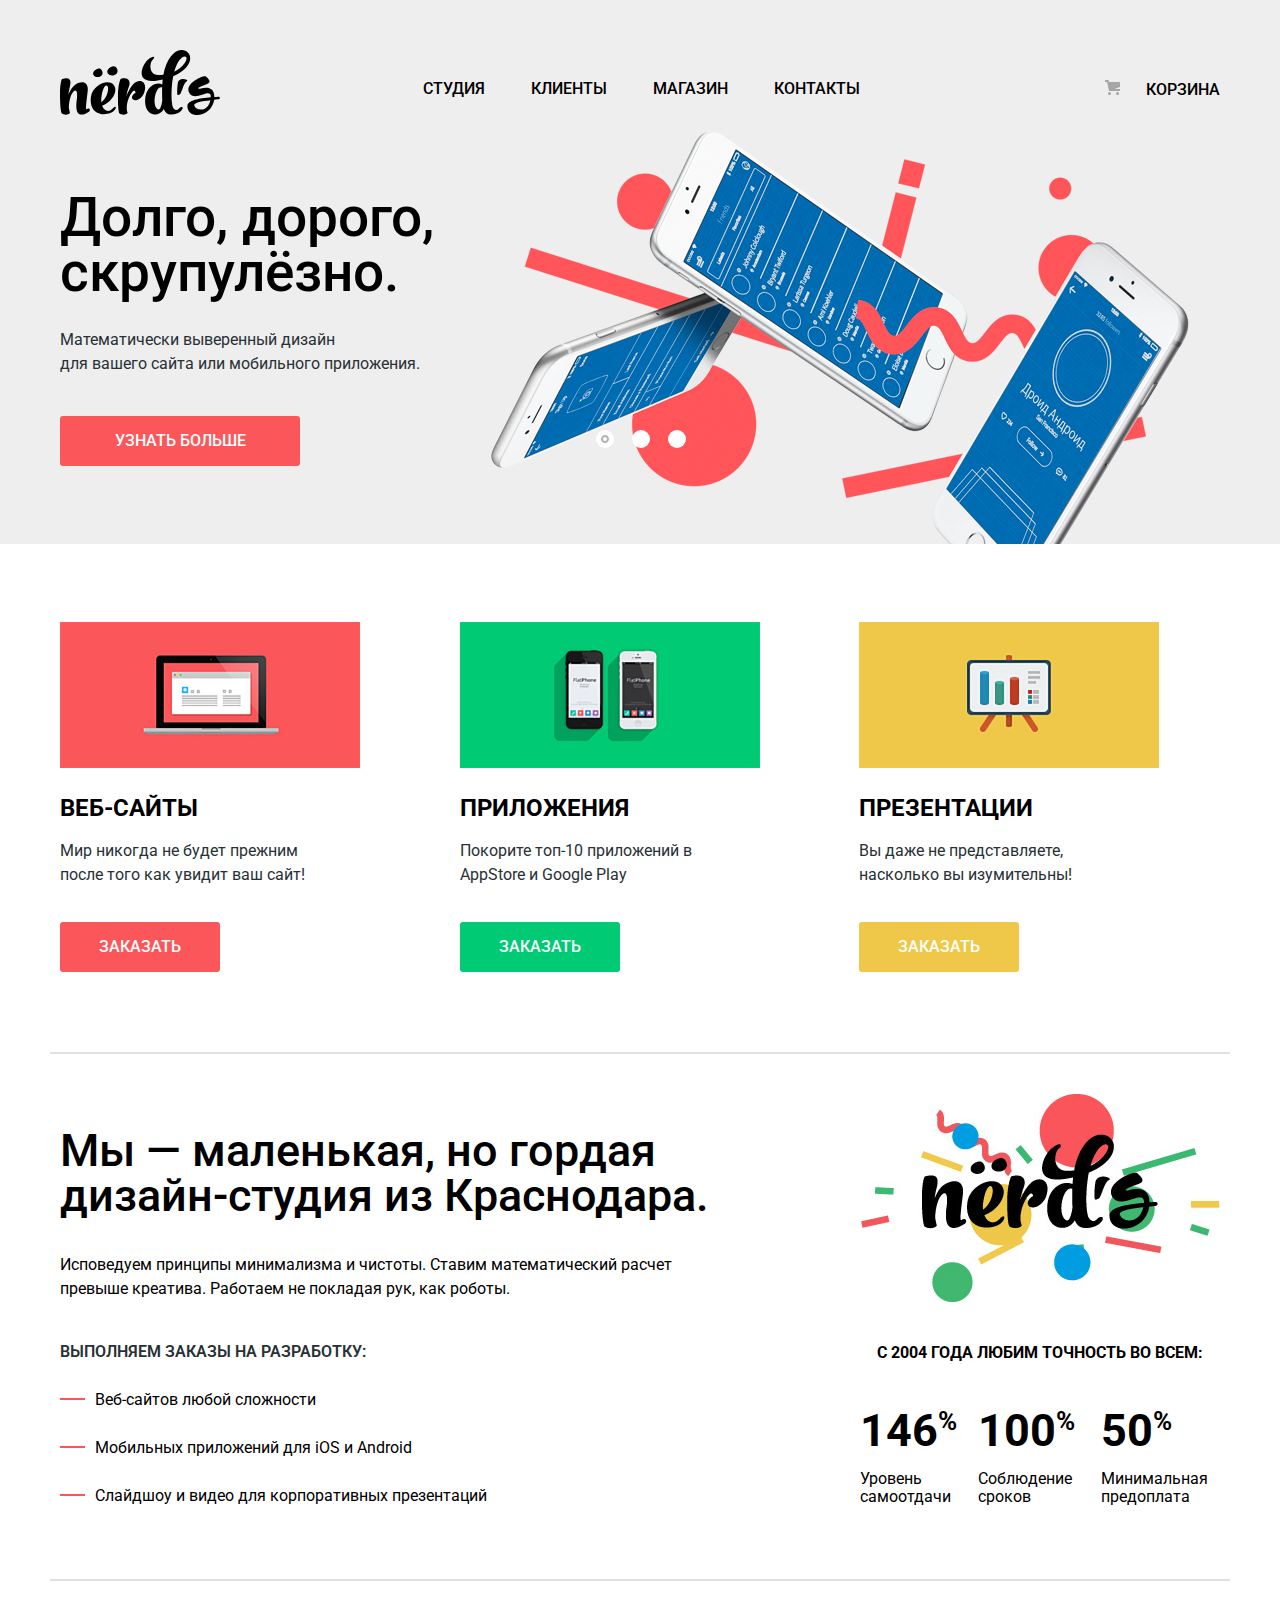
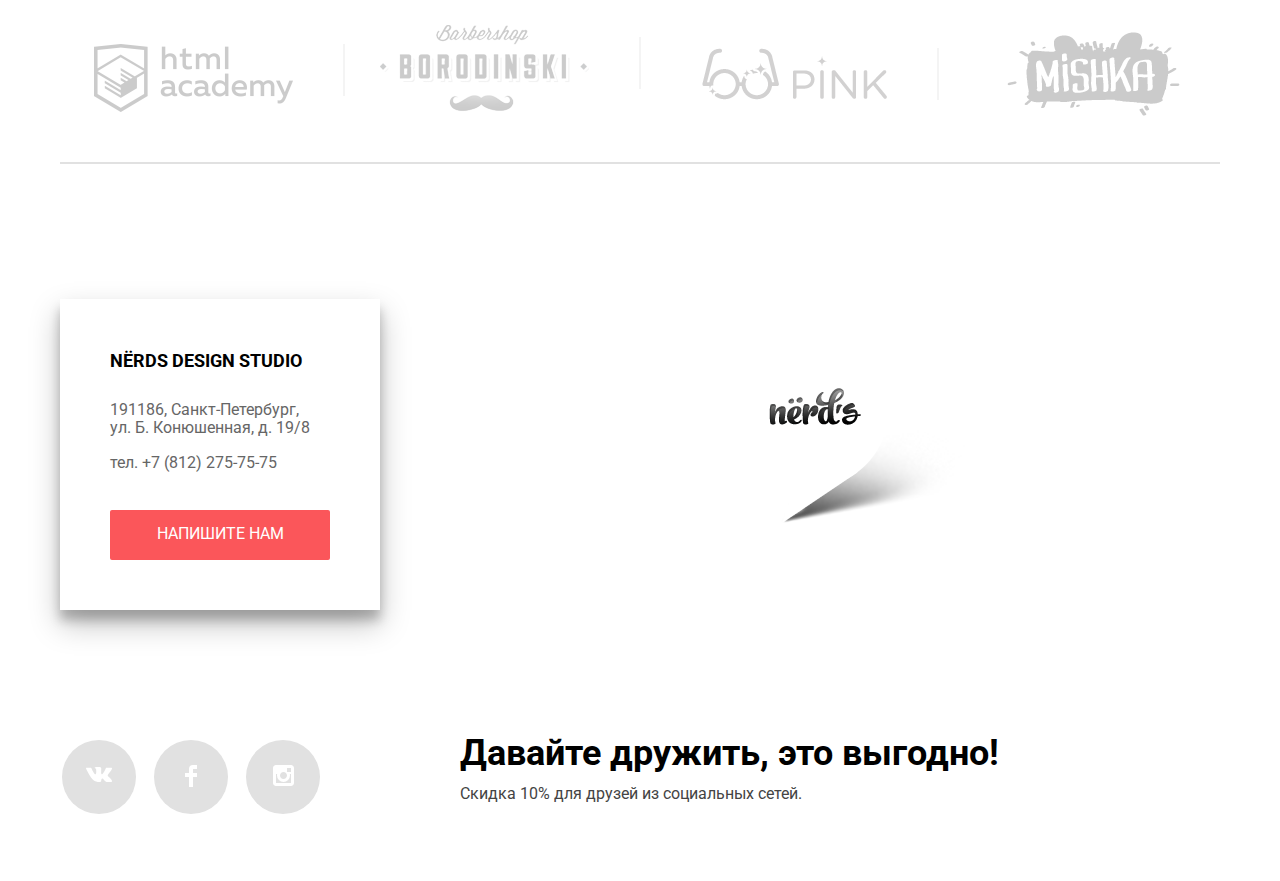
<file: index.html>
<!DOCTYPE html>
<html lang="ru">
  <head>
    <meta charset="utf-8">
    <meta name="yandex-verification" content="5b387f6c836e6d08" />
    <title>Дизайн студия: «Нёрдс»</title>
    <link href="https://fonts.googleapis.com/css?family=Roboto:400,500,700&display=swap&subset=cyrillic" rel="stylesheet">
    <link href="css/normalize.css" rel="stylesheet">
    <link href="css/minify-style.css" rel="stylesheet">
  </head>
  <body>
  <header class="main-header">
    <nav class="main-navigation container">
      <a class="main-header-logo">
        <img src="img/nerds-logo.svg" alt="Логотип Нёрдс" width="160" height="65">
      </a>
      <ul class="site-navigation">
        <li><a href="#" aria-label="ссылка на студию">Студия</a></li>
        <li><a href="#" aria-label="ссылка на клиентов">Клиенты</a></li>
        <li><a href="catalog.html" aria-label="ссылка на магазин">Магазин</a></li>
        <li><a href="#" aria-label="ссылка на контакты">Контакты</a></li>
      </ul>
        <div class="cart">
          <div class="cart-img">
            <img src="img/cart-icon.svg" alt="Корзина" width="15" height="15">
          </div>
          <div>
            <a href="#" aria-label="ссылка на корзину">Корзина</a>
          </div>
        </div>
    </nav>

<!--   Слайдер-->
    <section class="container sliders">
<!--      Первый слайд-->
      <div class="header-slider">
        <div class="slider-text">
        <h2>Долго, дорого, скрупулёзно.</h2>
        <p>Математически выверенный дизайн для&nbsp;вашего&nbsp;сайта или мобильного приложения.
        </p>
        <a class="catalog-sites-offer offer-bottom" href="#" aria-label="кнопка узнать больше">Узнать больше</a>
        </div>
         <div class="slider">
        <img src="img/slide-picture.png" alt="слайдер сайта Дроиид" width="698" height="413">
        </div>
      </div>

<!--      Скрытый второй слайд-->
      <div class="header-slider visually-hidden">
        <div class="slider-text">
          <h2>Любим&nbsp;математику как&nbsp;никто&nbsp;другой</h2>
          <p>Никакого креатива, только математические формулы для расчета идеальных пропорций.
          </p>
          <a class="catalog-sites-offer offer-bottom" href="#" aria-label="кнопка узнать больше">Узнать больше</a>
        </div>
        <div class="slider">
          <img src="img/slide-picture2.png" alt="слайдер с сайтом nerds на разных ПК" width="698" height="413">
        </div>
      </div>

<!--      Скрытый третий слайд-->
      <div class="header-slider visually-hidden">
        <div class="slider-text">
          <h2>Только ночь, только хардкор</h2>
          <p>Работать днем, как все? Мы против этого. Ближе&nbsp;к&nbsp;полуночи работа только начинается.
          </p>
          <a class="catalog-sites-offer offer-bottom" href="#" aria-label="кнопка узнать больше">Узнать больше</a>
        </div>
        <div class="slider">
          <img src="img/slide-picture3.png" alt="слайдер с примерами работ сутудии" width="698" height="413">
        </div>
      </div>

<!--      Кнопки слайдера-->
      <div class="slider-buttons">
        <ul>
          <li class="slider-button"><img src="img/active-button.svg" alt="active-slider" class="active-slider" width="18" height="18"></li>
          <li class="slider-button" aria-label="второй слайд"></li>
          <li class="slider-button" aria-label="третий слайд"></li>
        </ul>
      </div>
      </section>
  </header>
  <main class="main">
    <h1 class="visually-hidden">Дизайн студия: «Нёрдс»</h1>

    <!--   Блок каталог на главной-->
    <section class="catalog container">
      <h2 class="visually-hidden">Каталог</h2>
      <div class="catalog-sites">
        <a href="#">
        <img src="img/web.png" alt="Веб сайты" width="300" height="146">
        </a>
        <h3>Веб-сайты</h3>
        <p>Мир никогда не будет прежним после того как увидит ваш сайт!
        </p>
        <a class="catalog-sites-offer offer-bottom" href="#" aria-label="кнопка заказа">Заказать</a>
      </div>
      <div class="catalog-apps">
        <a href="#">
          <img src="img/app.png" alt="Приложения" width="300" height="146">
        </a>
        <h3>Приложения</h3>
        <p>Покорите топ-10 приложений в AppStore и Google Play
        </p>
        <a class="catalog-apps-offer offer-bottom" href="#" aria-label="кнопка заказа">Заказать</a>
      </div>
      <div class="catalog-pres">
        <a href="#">
          <img src="img/pres.png" alt="Презентации" width="300" height="146">
        </a>
        <h3>Презентации</h3>
        <p>Вы даже не представляете, насколько вы изумительны!
        </p>
        <a class="catalog-pres-offer offer-bottom" href="#" aria-label="кнопка заказа">Заказать</a>
      </div>
    </section>
    <section class="about-us container">
      <div class="about-us-text">
          <h2>Мы — маленькая, но гордая
            дизайн-студия из Краснодара.</h2>
        <p>Исповедуем принципы минимализма и чистоты. Ставим математический расчет превыше креатива. Работаем не покладая рук, как роботы.</p>
        <div class="about-us-text-adv">
          <h3>выполняем заказы на разработку:</h3>
           <ul>
             <li>Веб-сайтов любой сложности</li>
             <li>Мобильных приложений для iOS и Android</li>
             <li>Слайдшоу и видео для корпоративных презентаций</li>
           </ul>
        </div>
      </div>
      <div class="about-us-logo">
        <img src="img/nerds-picture.png" alt="nerds" width="360" height="208">
        <div class="about-us-stats">
          <h3>с 2004 года Любим точность во всем:</h3>
         <ul>
           <li><h4>146<span class="percent">%</span></h4>Уровень<br>самоотдачи</li>
           <li class="percent100"><h4>100<span class="percent">%</span></h4>Соблюдение<br>сроков</li>
           <li class="percent50"><h4>50<span class="percent">%</span></h4>Минимальная<br>предоплата</li>
         </ul>
        </div>
      </div>
    </section>
<!--   Блок с партнёрами-->
    <section class="partners container">
      <ul>
        <li class="first"><a href="https://htmlacademy.ru/intensive/htmlcss" aria-label="партнёр html academy"><img src="img/htmlacdemy-logo.png" alt="htmlacademy" width="199" height="68"></a></li>
        <li class="second"><a href="#" aria-label="партёр барбершоп"><img src="img/borodinsli-logo.png" alt="borodinski" width="209" height="90"></a></li>
        <li class="third"><a href="#" aria-label="партёр pink"><img src="img/pink-logo.png" alt="pink" width="185" height="52"></a></li>
        <li class="forth"><a href="#" aria-label="партёр mishka"><img src="img/mishka-logo.png" alt="mishka" width="173" height="84"></a></li>
      </ul>
    </section>
<!--    Карта-->
    <section class="map">
      <iframe src="https://www.google.com/maps/embed?pb=!1m18!1m12!1m3!1d1998.6037872533168!2d30.320858716783576!3d59.93871648187632!2m3!1f0!2f0!3f0!3m2!1i1024!2i768!4f13.1!3m3!1m2!1s0x4696310fca145cc1%3A0x42b32648d8238007!2z0JHQvtC70YzRiNCw0Y8g0JrQvtC90Y7RiNC10L3QvdCw0Y8g0YPQuy4sIDE5LzgsINCh0LDQvdC60YIt0J_QtdGC0LXRgNCx0YPRgNCzLCAxOTExODY!5e0!3m2!1sru!2sru!4v1571429427677!5m2!1sru!2sru" height="416" style="border:0;" allowfullscreen=""></iframe>
    </section>
    <div class="inventory container">
    <div class="address">
      <div class="address-container">
        <h2>nёrds design studio</h2>
        <p>191186, Санкт-Петербург, <br>
          ул. Б. Конюшенная, д. 19/8
          <a class="phone-number" href="tel:+78122757575">тел. +7 (812) 275-75-75</a>
        </p>
        <a class="form-link" href="writeus.html" aria-label="кнопка напишите нам">Напишите нам</a>
    </div>
    </div>
    <img class="map-marker" src="img/map-marker-png.png" alt="map-marker" width="231" height="190">
    </div>
  </main>
  <!-- Форма отправки -->
  <section class="form-offer visually-hidden">
    <div class="form-container">
      <div class="form-header"><h2>Напишите нам</h2>
        <a class="close-link" href="#" aria-label="закрыть форму"><img class="cross" src="img/close-cross.svg" alt="Закрыть форму" width="21" height="21"></a>
      </div>
      <form method="post" action="https://echo.htmlacademy.ru">
        <div class="name-email">
          <div class="user-name">
            <label for="user-name">Ваше имя:</label>
            <input id="user-name" type="text" name="name" placeholder="Имя Фамилия">
          </div>
          <div class="user-email">
            <label for="user-email">Ваш e-mail:</label>
            <input id="user-email" type="email" name="email" placeholder="email@example.com">
          </div>
        </div>
        <div class="form-text">
          <label for="user-text">Текст письма:</label>
          <textarea name="text" id="user-text" cols="70" rows="40" placeholder="В свободной форме"></textarea>
        </div>
        <button type="submit" aria-label="Отправить форму">Отправить</button>
      </form>
    </div>
  </section>
    <footer class="main-footer">
    <div class="container">
    <ul class="footer-social">
      <li class="social-area"><a class="social-button" href="#" aria-label="вконтакте"><img src="img/vk-icon.svg" alt="vk" width="26" height="15"></a></li>
      <li class="social-area"><a class="social-button" href="#" aria-label="facebook"><img src="img/fb-icon.svg" alt="fb" width="12" height="22"></a></li>
      <li class="social-area"><a class="social-button" href="#" aria-label="instagram"><img src="img/insta-icon.svg" alt="instagram" width="21" height="21"></a></li>
    </ul>
    <div class="footer-text">
      <p class="footer-friendship">Давайте дружить, это выгодно!</p>
     <p class="footer-discont">Скидка 10% для друзей из социальных сетей.</p>
   </div>
    </div>
  </footer>
  <script src="js/minify-js.js"></script>
  </body>
</html>
</file>
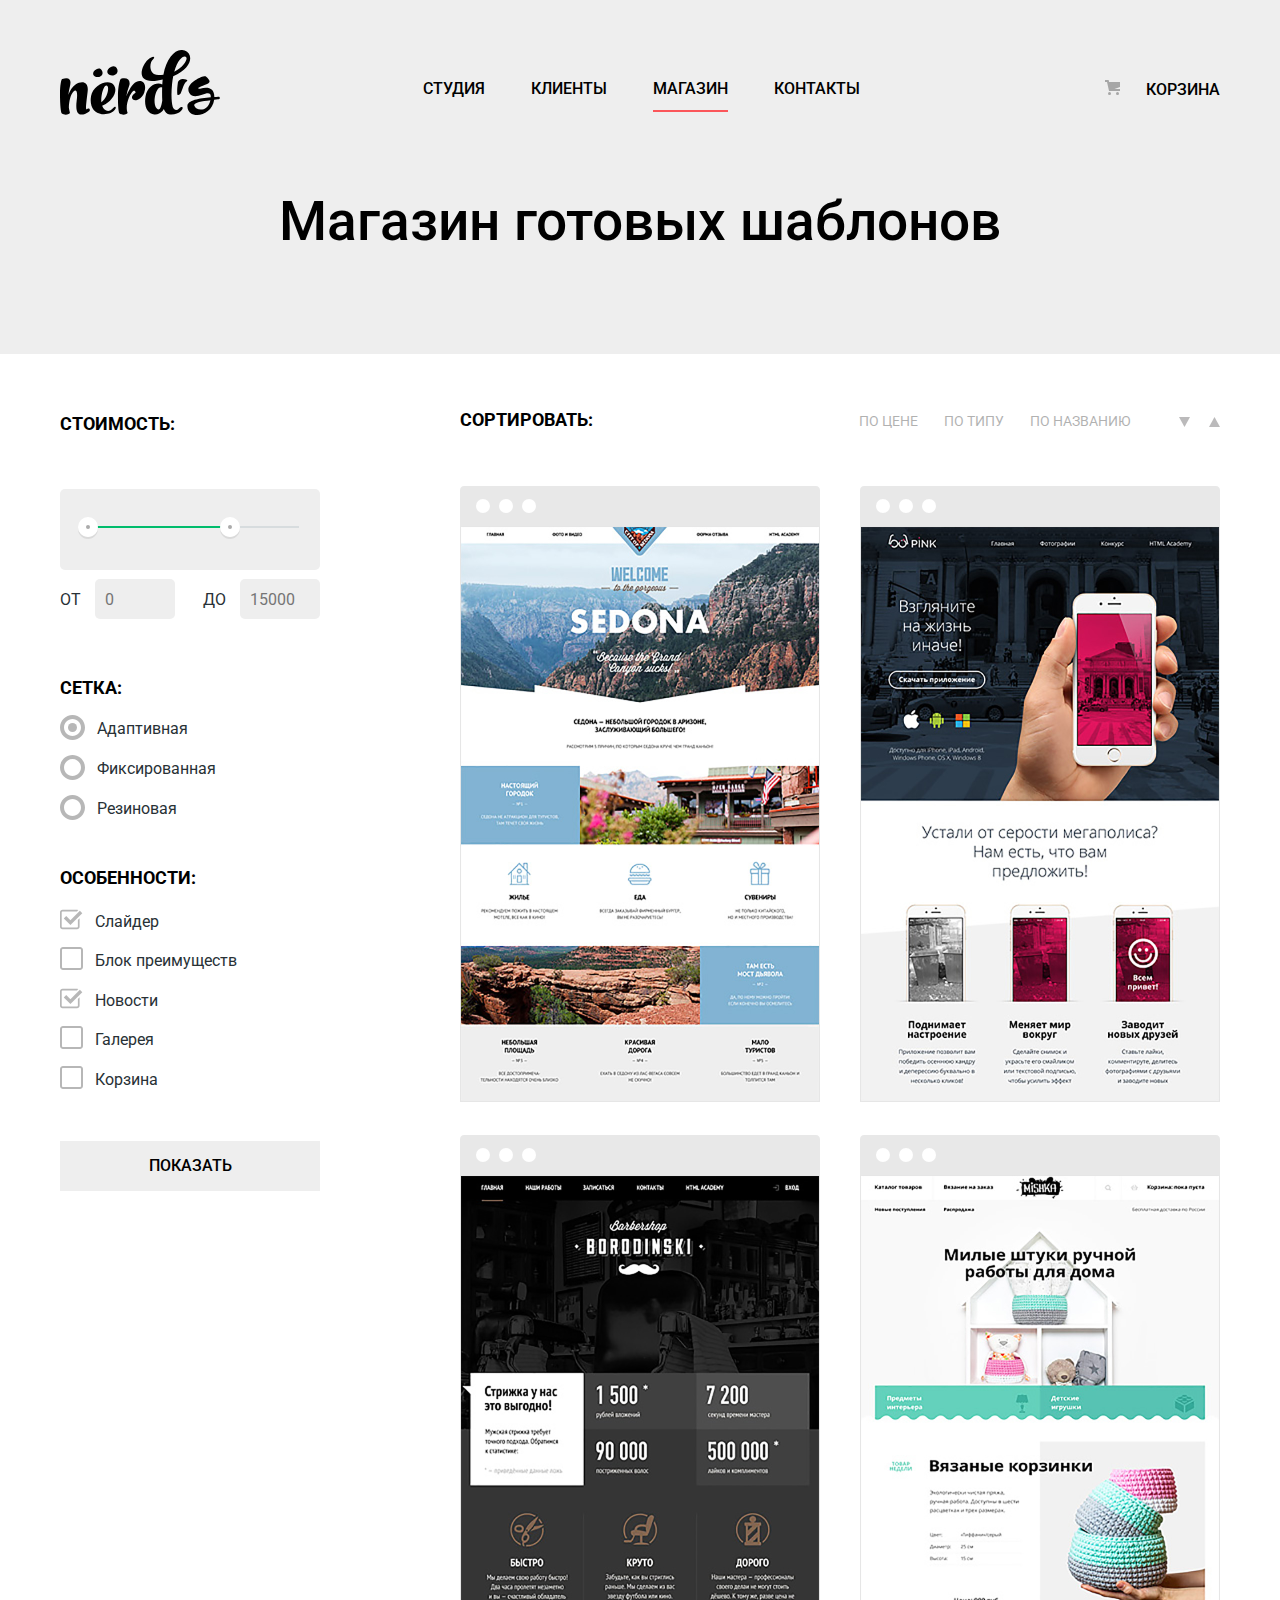
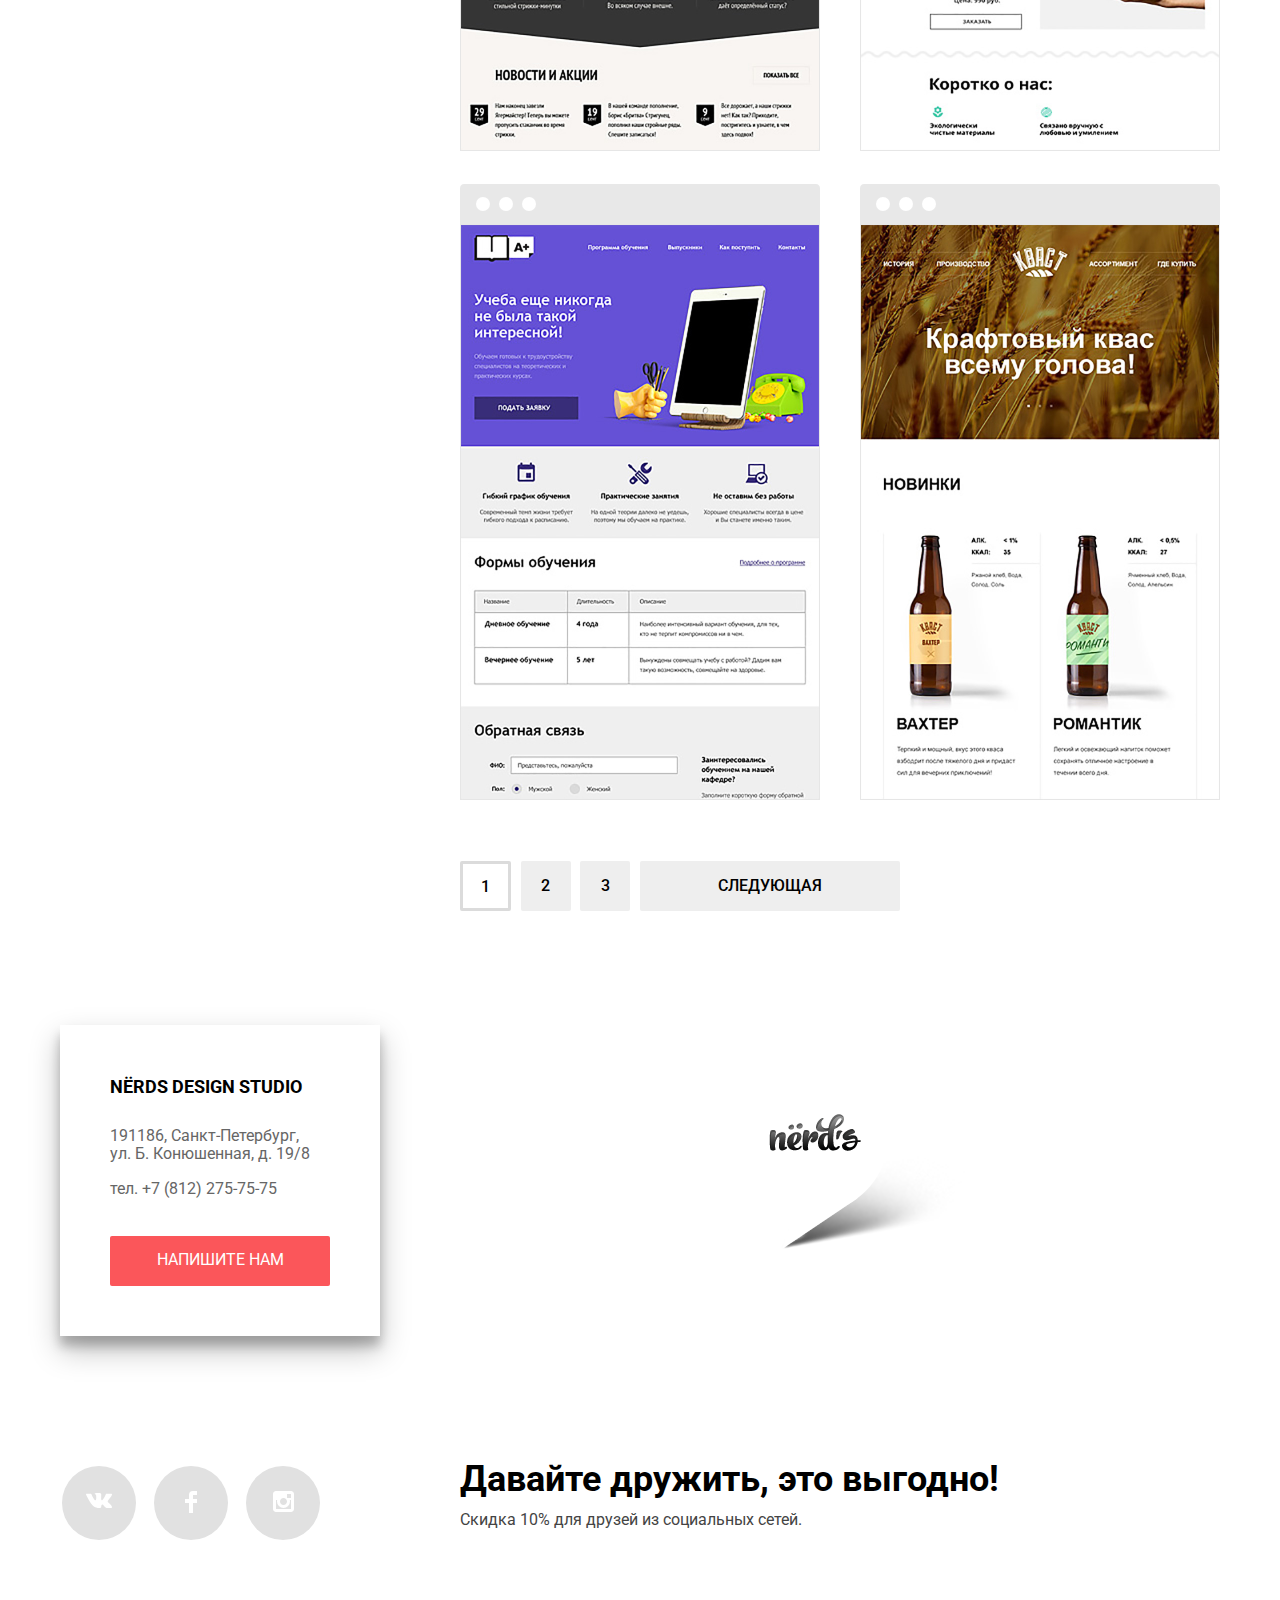
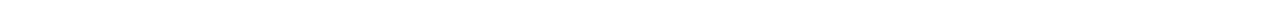
<file: catalog.html>
<!DOCTYPE html>
<html lang="ru">
<head>
  <meta charset="utf-8">
  <title>Дизайн студия: «Нёрдс»</title>
  <link href="https://fonts.googleapis.com/css?family=Roboto:400,500,700&display=swap&subset=cyrillic" rel="stylesheet">
  <link href="css/normalize.css" rel="stylesheet">
  <link href="css/minify-style.css" rel="stylesheet">
</head>
<body>
<header class="main-header-catalog">
  <nav class="main-navigation container">
      <a class="main-header-logo" href="index.html">
        <img src="img/nerds-logo.svg" alt="Логотип Нёрдс" width="160" height="65">
      </a>
      <ul class="site-navigation">
        <li><a href="#" aria-label="ссылка на студию">Студия</a></li>
        <li><a href="#" aria-label="ссылка на клиентов">Клиенты</a></li>
        <li><a class="active-page" href="#" aria-label="ссылка на магазин">Магазин</a></li>
        <li><a href="#" aria-label="ссылка на контакты">Контакты</a></li>
      </ul>
      <div class="cart">
        <div class="cart-img">
        <img src="img/cart-icon.svg" alt="Корзина" width="15" height="15">
        </div>
        <div>
        <a href="#" aria-label="корзина">Корзина</a>
        </div>
      </div>
  </nav>
  <h1 class="catalog-h1">Магазин готовых шаблонов</h1>
</header>
<main>
  <section class="main-catalog container">
    <div class="filters">
      <h2 class="visually-hidden">Каталог</h2>
      <form method="get"
            action="#">
        <div class="price">
        <fieldset class="fieldset">
          <legend>Стоимость:</legend>
        </fieldset>
          <div class="price-point">
          </div>
          <div class="price-strip">
          </div>
          <div class="price-strip-fill">
          </div>
          <img class="left-price" src="img/filter-button.svg" alt="price-slide" width="20" height="23">
          <img class="right-price" src="img/filter-button.svg" alt="price-slide" width="20" height="23">
          <div class="min-max-price">
          <div class="min-price">
            <label for="min-price">от</label>
            <input id="min-price" type="number" name="name" placeholder="0">
          </div>
          <div class="max-price">
            <label for="max-price">до</label>
            <input id="max-price" type="number" name="name" placeholder="15000">
          </div>
          </div>
        </div>
        <fieldset class="grid">
          <legend>Сетка:</legend>
          <ul class="filter-selection">
            <li class="grid-li1">
              <input class="input visually-hidden" type="radio" name="site_type" id="adaptive" checked>
              <label class="label label-img" for="adaptive">
                          <img class="img-off" src="img/radio-off.svg" alt="radio-off" width="25" height="25">
                          <img class="img-on" src="img/radio-on.svg" alt="radio-off" width="25" height="25">
                <span class="label-text">Адаптивная
                </span>
              </label>
            </li>
            <li class="grid-li2">
              <input class="input visually-hidden" type="radio" name="site_type" id="fixed">
              <label class="label label-img" for="fixed">
                  <img class="img-off" src="img/radio-off.svg" alt="radio-off" width="25" height="25">
                  <img class="img-on" src="img/radio-on.svg" alt="radio-off" width="25" height="25">
                <span class="label-text">Фиксированная</span>
              </label>
            </li>
            <li>
              <input class="input visually-hidden" type="radio" name="site_type" id="rubber">
              <label class="label label-img" for="rubber">
                  <img class="img-off" src="img/radio-off.svg" alt="radio-off" width="25" height="25">
                  <img class="img-on" src="img/radio-on.svg" alt="radio-off" width="25" height="25">
                <span class="label-text">Резиновая</span>
              </label>
            </li>
          </ul>
        </fieldset>
        <fieldset class="fieldset-features">
          <legend>Особенности:</legend>
          <ul class="filter-selection">
            <li class="feature-1">
              <input class="input visually-hidden" type="checkbox" name="slider" id="slider" checked>
              <label class="label label-img" for="slider">
                  <img class="img-off" src="img/checkbox-off.svg" alt="radio-off" width="23" height="23">
                  <img class="img-on visually-hidden" src="img/checkbox-on.svg" alt="radio-off" width="23" height="23">
                <span class="label-text">Слайдер</span>
              </label>
            </li>
            <li class="feature-2">
              <input class="input visually-hidden" type="checkbox" name="advantage" id="advantage">
              <label class="label label-img" for="advantage">
                  <img class="img-off" src="img/checkbox-off.svg" alt="radio-off" width="23" height="23">
                  <img class="img-on visually-hidden" src="img/checkbox-on.svg" alt="radio-off" width="23" height="23">
                <span class="label-text">Блок преимуществ</span>
              </label>
            </li>
            <li class="feature-3">
              <input class="input visually-hidden" type="checkbox" name="news" id="news" checked>
              <label class="label label-img" for="news">
                  <img class="img-off" src="img/checkbox-off.svg" alt="radio-off" width="23" height="23">
                  <img class="img-on visually-hidden" src="img/checkbox-on.svg" alt="radio-off" width="23" height="23">
                <span class="label-text">Новости</span>
              </label>
            </li>
            <li class="feature-4">
              <input class="input visually-hidden" type="checkbox" name="gallery" id="gallery">
              <label class="label label-img" for="gallery">
                  <img class="img-off" src="img/checkbox-off.svg" alt="radio-off" width="23" height="23">
                  <img class="img-on visually-hidden" src="img/checkbox-on.svg" alt="radio-off" width="23" height="23">
                <span class="label-text">Галерея</span>
              </label>
            </li>
            <li class="feature-5">
              <input class="input visually-hidden" type="checkbox" name="cart" id="cart">
              <label class="label label-img" for="cart">
                  <img class="img-off" src="img/checkbox-off.svg" alt="radio-off" width="23" height="23">
                  <img class="img-on visually-hidden" src="img/checkbox-on.svg" alt="radio-off" width="23" height="23">
                <span class="label-text">Корзина</span>
              </label>
            </li>
          </ul>
        </fieldset>
        <button class="button-filters" type="submit" aria-label="применение фильтров">Показать</button>
      </form>
    </div>
<!--    Список сайтов-->
   <section>
    <h2 class="visually-hidden">Примеры работ</h2>
    <div class="examples-header">
      <h3 class="visually-hidden">Сортировка</h3>
      <span>сортировать:</span>
      <ul>
        <li aria-label="сортировка по цене">по цене</li>
        <li aria-label="сортировка по типу сайта">по типу</li>
        <li aria-label="сортировка по названию">по названию</li>
      </ul>
      <div class="examples-header-icons">
        <img class="icon-down" src="img/icon-down-dir.svg" alt="icon-down" width="11" height="10" aria-label="сортировка от большего к меньшему">
        <img class="icon-up" src="img/icon-up-dir.svg" alt="icon-up" width="11" height="10" aria-label="сортировка от меньшего к большему">
      </div>
    </div>
    <ul class="examples">
    <li class="card">
      <div class="mini-header">
        <img src="img/browser.svg" alt="panel" width="360" height="40">
      </div>
      <div>
        <img src="img/img-sedona-jpg@2x.jpg" alt="Sedona" width="360" height="576">
      </div>
      <div class="visually-hidden examples-popup">
        <a class="examples-h3" href="#" aria-label="пример сайта">sedona</a>
          <p class="card-container">Информационный сайт для&nbsp;туристов </p>
        <a class="examples-offer-bottom" href="#" aria-label="цена и заказ сайта">9 900 РУБ.</a>
      </div>
    </li>
    <li class="card">
      <div class="mini-header">
        <img src="img/browser.svg" alt="panel" width="360" height="40">
      </div>
      <div>
        <img src="img/img-pink-jpg@2x.jpg" alt="Pink" width="360" height="576">
      </div>
      <div class="visually-hidden examples-popup">
        <a class="examples-h3" href="#" aria-label="пример сайта">pink app</a>
        <p>Продуктовый лендинг приложения для IOS и Android</p>
        <a class="examples-offer-bottom" href="#" aria-label="цена и заказ сайта">9 900 РУБ.</a>
      </div>
    </li>
    <li class="card barbershop">
      <div class="mini-header">
        <img src="img/browser.svg" alt="panel" width="360" height="40">
      </div>
      <div>
        <img src="img/img-barbershop-jpg@2x.jpg" alt="Borodinski" width="360" height="576">
      </div>
      <div class="visually-hidden examples-popup">
        <a class="examples-h3" href="#" aria-label="пример сайта">barbershop</a>
        <p>Сайт салона красоты. Для&nbsp;мужчин, да.</p>
        <a class="examples-offer-bottom" href="#" aria-label="цена и заказ сайта">9 900 РУБ.</a>
      </div>
    </li>
    <li class="card mishka">
      <div class="mini-header">
        <img src="img/browser.svg" alt="panel" width="360" height="40">
      </div>
     <div><img src="img/img-mishka-jpg@2x.jpg" alt="Mishka" width="360" height="576"></div>
      <div class="visually-hidden examples-popup">
        <a class="examples-h3" href="#" aria-label="пример сайта">mishka</a>
        <p>Интернет-магазин вязаных&nbsp;игрушек</p>
        <a class="examples-offer-bottom" href="#" aria-label="цена и заказ сайта">9 900 РУБ.</a>
      </div>
    </li>
    <li class="card aika">
      <div class="mini-header">
        <img src="img/browser.svg" alt="panel" width="360" height="40">
      </div>
      <div>
        <img src="img/img-aplus-jpg@2x.jpg" alt="Repetitor" width="360" height="576">
      </div>
      <div class="visually-hidden examples-popup">
        <a class="examples-h3" href="#" aria-label="пример сайта">Айка</a>
        <p>Лендинг курсов повышения квалификации</p>
        <a class="examples-offer-bottom" href="#" aria-label="цена и заказ сайта">9 900 РУБ.</a>
      </div>
    </li>
    <li class="card kvast">
      <div class="mini-header">
        <img src="img/browser.svg" alt="panel" width="360" height="40">
      </div>
     <div>
       <img src="img/img-kvast-jpg@2x.jpg" alt="Кваст" width="360" height="576">
     </div>
      <div class="visually-hidden examples-popup">
        <a class="examples-h3" href="#" aria-label="пример сайта">КВАСТ</a>
        <p>Промо-сайт производителя крафтового кваса</p>
        <a class="examples-offer-bottom" href="#" aria-label="цена и заказ сайта">9 900 РУБ.</a>
      </div>
    </li>
    </ul>
        <!--    Пагинация-->
    <section>
    <ul class="pagination">
      <li class="page1 active-page1">
        1
      </li>
      <li class="page">
        <a href="#" aria-label="страница 2">2</a>
      </li>
      <li class="page">
        <a href="#" aria-label="страница 3">3</a>
      </li>
      <li class="next-page">
        <a href="#" aria-label="следующая страница">следующая</a>
      </li>
     </ul>
    </section>
   </section>
  </section>
            <!--  Карта-->
    <section class="map">
      <iframe src="https://www.google.com/maps/embed?pb=!1m18!1m12!1m3!1d1998.6037872533168!2d30.320858716783576!3d59.93871648187632!2m3!1f0!2f0!3f0!3m2!1i1024!2i768!4f13.1!3m3!1m2!1s0x4696310fca145cc1%3A0x42b32648d8238007!2z0JHQvtC70YzRiNCw0Y8g0JrQvtC90Y7RiNC10L3QvdCw0Y8g0YPQuy4sIDE5LzgsINCh0LDQvdC60YIt0J_QtdGC0LXRgNCx0YPRgNCzLCAxOTExODY!5e0!3m2!1sru!2sru!4v1571429427677!5m2!1sru!2sru" height="416" style="border:0;" allowfullscreen=""></iframe>
    </section>
  <div class="inventory container">
    <div class="address">
      <div class="address-container">
        <h2>nёrds design studio</h2>
        <p>191186, Санкт-Петербург, <br>
          ул. Б. Конюшенная, д. 19/8
          <a class="phone-number" href="tel:+78122757575">тел. +7 (812) 275-75-75</a>
        </p>
        <a class="form-link" href="writeus.html" aria-label="кнопка напишите нам">Напишите нам</a>
      </div>
    </div>
    <img class="map-marker" src="img/map-marker-png.png" alt="map-marker" width="231" height="190">
  </div>
</main>
<!-- Форма отправки -->
<section class="form-offer visually-hidden">
  <div class="form-container">
  <div class="form-header"><h2>Напишите нам</h2>
    <a class="close-link" href="#" aria-label="закрыть форму"><img class="cross" src="img/close-cross.svg" alt="Закрыть форму" width="21" height="21"></a>
  </div>
  <form method="post" action="#">
    <div class="name-email">
      <div class="user-name">
        <label for="user-name">Ваше имя:</label>
        <input id="user-name" type="text"
               name="name" placeholder="Имя Фамилия">
      </div>
      <div class="user-email">
        <label for="user-email">Ваш e-mail:</label>
        <input id="user-email" type="email"
               name="email" placeholder="email@example.com">
      </div>
    </div>
    <div class="form-text">
      <label for="user-text">Текст письма:</label>
      <textarea name="text" id="user-text" cols="70" rows="40" placeholder="В свободной форме"></textarea>
    </div>
    <button type="submit" aria-label="отправить форму">Отправить</button>
  </form>
 </div>
</section>
<footer class="main-footer">
  <div class="container">
    <ul class="footer-social">
      <li class="social-area"><a class="social-button" href="#" aria-label="вконтакте"><img src="img/vk-icon.svg" alt="vk" width="26" height="15"></a></li>
      <li class="social-area"><a class="social-button" href="#" aria-label="facebook"><img src="img/fb-icon.svg" alt="fb" width="12" height="22"></a></li>
      <li class="social-area"><a class="social-button" href="#" aria-label="instagram"><img src="img/insta-icon.svg" alt="instagram" width="21" height="21"></a></li>
    </ul>
    <div class="footer-text">
      <p class="footer-friendship">Давайте дружить, это выгодно!</p>
      <p class="footer-discont">Скидка 10% для друзей из социальных сетей.</p>
    </div>
  </div>
</footer>
<script src="js/minify-js.js"></script>
</body>
</html>
</file>
<file: css/minify-style.css>
body{margin:0;padding:0;font-family:"Roboto",Arial,sans-serif;font-size:16px;line-height:1.5;font-weight:400;color:#000;background-color:#fff}a{text-decoration:none;color:#000}.visually-hidden{display:none}.main-header{background-color:#eee}.main-header-catalog{background-color:#eee}.container{width:1160px;margin:0 auto;padding:0 10px}.main-navigation{display:flex;justify-content:space-between;text-transform:uppercase;line-height:1.88;padding-top:45px;font-weight:500}.main-header-logo{width:160px;height:65px;margin:auto 0}.site-navigation{display:flex;justify-content:space-between;padding:0;padding-right:43px}.site-navigation li{margin:13px 23px 0}.cart-img{margin-right:26px}.site-navigation li,.filters ul,.footer-social,.about-us-text-adv ul,.about-us-stats ul,.partners ul,.examples-header ul,.slider-buttons ul,.pagination,.examples{list-style:none}.cart{display:flex;margin-top:30px}.main-navigation a:hover{color:#fb565a}.main-navigation a:active{color:rgba(0,0,0,0.3)}.active-page{padding-bottom:12px;border-bottom:2px solid #fb565a}.main-header-logo:active{opacity:.3}.main-header-logo:hover{opacity:.3}.sliders{position:relative;margin-top:11px}.header-slider{background-color:#eee;display:flex}.slider{margin-left:6px}.slider img{display:block}.slider-buttons{position:absolute;left:506px;top:283px}.slider-text h2{font-size:55px;font-weight:500;line-height:1;width:425px;margin-top:59px;margin-bottom:28px}.slider-text p{font-size:16px;font-weight:400;line-height:1.5;color:#283136;width:410px}.slider-text a{width:240px;color:#fff;text-transform:uppercase;font-size:16px;font-weight:500;line-height:1.13;margin-top:40px;margin-bottom:50px}.slider-buttons ul{width:90px;display:flex;justify-content:space-between}.active-slider{opacity:.3}.slider-button{width:18px;height:18px;background:#fff;-moz-border-radius:50px;-webkit-border-radius:50px;border-radius:50px}.center{padding-top:150px;margin:0}.catalog{display:flex;justify-content:space-between;padding:78px 0 80px}.catalog-sites,.catalog-apps,.catalog-pres{width:300px}.catalog-pres{margin-right:61px}.catalog p{width:250px}.main-catalog{display:flex;justify-content:space-between;padding-top:40px;margin-bottom:43px}.catalog-h1{font-size:55px;font-weight:500;line-height:1;letter-spacing:normal;color:#000;background-color:#eee;padding:74px 0 105px;text-align:center;margin:0}.catalog h3{font-size:24px;line-height:1.25;font-weight:700;text-transform:uppercase;margin-top:18px;margin-bottom:3px}.catalog p{font-size:16px;color:#283136}.catalog a{line-height:1.13;color:#fff;font-weight:500;text-transform:uppercase}.offer-bottom{display:block;border-radius:3px;text-align:center;width:160px;padding-top:16px;padding-bottom:16px;margin-top:35px}.catalog-sites-offer{background-color:#fb565a}.catalog-sites-offer:hover{background-color:#e74246}.catalog-sites-offer:active{background-color:#d7373b;color:rgba(255,255,255,0.3);box-shadow:inset 0 3px 0 0 rgba(0,1,1,0.1)}.catalog-apps-offer{background-color:#00ca74}.catalog-apps-offer:hover{background-color:#00bc6c}.catalog-apps-offer:active{background-color:#00aa62;color:rgba(255,255,255,0.3);box-shadow:inset 0 3px 0 0 rgba(0,1,1,0.1)}.catalog-pres-offer{background-color:#efc84a}.catalog-pres-offer:hover{background-color:#eab534}.catalog-pres-offer:active{background-color:#e5a722;color:rgba(255,255,255,0.3);box-shadow:inset 0 3px 0 0 rgba(0,1,1,0.1)}.about-us{display:flex;justify-content:space-between;border-bottom:2px solid #e1e1e1;border-top:2px solid #e1e1e1;padding-top:40px;padding-bottom:55px}.about-us-text{margin-right:140px}.about-us-text h2{width:660px;font-size:45px;font-weight:500;font-stretch:normal;line-height:1;margin:0;margin-top:34px}.about-us-text p{font-size:16px;font-weight:400;line-height:1.5;width:616px;display:inline-block;margin-bottom:0;margin-top:35px;vertical-align:middle}.about-us-text h3{text-transform:uppercase;font-size:16px;font-weight:600;line-height:24px;letter-spacing:normal;text-align:left;color:#283136}.about-us-stats{margin-top:32px}.about-us-stats h3{text-transform:uppercase;font-size:16px;font-weight:700;line-height:1.5;text-align:center}.about-us-stats ul{display:flex;padding:0;position:relative}.about-us-stats li{line-height:18px}.percent{position:absolute;top:38px;font-size:26px}.percent100{padding-left:14px}.percent50{padding-left:19px}.about-us-stats h4{font-size:45px;font-weight:700;line-height:.22;margin:45px 26px 34px 0}.about-us-stats p{font-size:16px;font-weight:400;line-height:1.13;color:#283136}.about-us-text-adv h3{margin-top:39px}.about-us-text-adv ul{padding:0}.about-us-text-adv li{margin-top:24px;display:flex}.about-us-text-adv li::before{content:"";display:block;margin-top:10px;margin-right:10px;width:25px;height:2px;background-color:#fb565a}.partners{padding:24px 0 23px;border-bottom:2px solid #e1e1e1;margin-bottom:80px}.partners ul{display:flex;justify-content:space-between;align-items:center}.partners li{display:flex;opacity:.2}.first{margin:19px 0 0 -6px}.second{margin:3px 0 0 -14px}.third{margin:14px 49px 0 11px}.forth{margin:11px 40px 0 -30px}.first::after{content:"";display:block;width:2px;height:52px;background-color:#000;opacity:.2;margin-left:50px}.second::after{content:"";display:block;width:2px;height:52px;background-color:#000;opacity:.2;margin-left:50px;margin-top:12px}.third::after{content:"";display:block;width:2px;height:52px;background-color:#000;opacity:.2;margin-left:50px;margin-bottom:10px}.partners li:hover{opacity:1}.partners li:active{opacity:.1}.inventory{position:relative}.map{width:100%;position:relative;margin-top:43px}.map iframe{width:100%}.address{position:absolute;background-color:#fff;bottom:57px;width:320px;box-shadow:0 14px 28px rgba(0,0,0,0.25),0 10px 10px rgba(0,0,0,0.22)}.address-container{width:220px;margin:0 auto;padding-top:47px}.phone-number{display:inline-block;margin-top:17px;vertical-align:middle;color:#666}.address h2{font-size:18px;font-weight:700;line-height:1.67;text-align:left;margin:0 0 25px;text-transform:uppercase}.address p{font-size:16px;font-weight:400;line-height:1.13;color:#666;text-align:left}.form-link{height:38px;background-color:#fb565a;display:block;border-radius:2px;text-align:center;padding-top:12px;margin:38px auto 50px;color:#fff;text-transform:uppercase}.form-link:hover{background-color:#e74246}.form-link:active{box-shadow:inset 0 3px 0 0 rgba(0,1,1,0.1);background-color:#d7373b;color:rgba(255,255,255,0.3)}.map-marker{display:block;position:absolute;bottom:144px;left:58%}.fieldset{border:none;margin:15px 0 25px;padding:0}.fieldset-features{border:none;margin:33px 0 25px;padding:0}.label{display:flex;margin-top:10px;margin-bottom:10px}.label-text{margin-left:12px;padding-top:4px}.input + .label .img-on{display:none}.input + .label .img-off{display:block}.input:checked + .label .img-on{display:block}.input:checked + .label .img-off{display:none}.label-img img{opacity:.4}.filters{margin-right:140px}.filters legend{font-size:18px;font-weight:700;line-height:1.67;text-transform:uppercase}.filters label{line-height:1.25;color:#283136}.price{margin-bottom:36px;position:relative}.price fieldset{margin-bottom:50px}.price-point{height:81px;background-color:#eee;border-radius:5px}.min-price{margin-right:25px}.min-price input,.max-price input{border:none;color:#000}.price-strip{width:219px;height:2px;background-color:#d7dcde;position:absolute;top:117px;left:20px}.left-price{position:absolute;top:108px;left:18px}.right-price{position:absolute;top:108px;left:160px}.price-strip-fill{width:152px;height:2px;background-color:#00bc6c;position:absolute;top:117px;left:20px}.min-max-price{display:flex;width:260px;margin-top:9px;justify-content:space-around}.grid{border:none;margin:54px 0 25px;padding:0}.min-max-price input{width:68px;height:38px;background-color:#eee;border-radius:5px;padding-left:10px;margin-left:10px}.min-price,.max-price{width:130px;text-transform:uppercase}.filter-selection{padding:0;margin:0;line-height:1.25}.feature-1{margin-top:15px}.feature-2{margin-top:15px}.feature-3{margin-top:16px}.feature-4{margin-top:15px}.feature-5{margin-top:16px}.filter-selection img:hover{opacity:1}.filter-selection input:disabled ~ label img{opacity:.1}.filter-selection input:disabled ~ label span{color:rgba(40,49,54,0.3)}.button-filters{margin-top:16px;text-transform:uppercase;background-color:#eee;font-weight:500;line-height:1.13;width:260px;height:50px;border:none;outline:none}.button-filters:hover{background-color:#dfdfdf}.button-filters:active{background-color:#d5d5d5;box-shadow:inset 0 3px 0 0 rgba(0,1,1,0.1);color:rgba(0,0,0,0.3);outline:none}.grid-li1{margin-top:12px}.grid-li2{margin-bottom:15px;margin-top:15px}.examples-header{margin-bottom:10px;text-transform:uppercase;display:flex;justify-content:space-between;margin-bottom:auto;min-height:92px}.examples{display:flex;flex-wrap:wrap;justify-content:space-between;width:760px;padding:0;margin:0}.examples-header span{font-size:18px;font-weight:700;line-height:1;margin-top:17px;display:inline-block;vertical-align:middle}.examples-header ul{display:flex;flex-wrap:wrap;margin-top:18px;margin-left:auto;padding:0;padding-left:20px;padding-right:22px;max-width:540px}.examples-header li{font-size:14px;font-weight:400;line-height:1.29;color:#000;opacity:.3;margin-right:26px}.examples-header-icons{margin-top:16px}.examples-header-icons img{opacity:.3}.icon-down{margin-right:15px}.examples-header li:hover,.examples-header-icons img:hover{opacity:.6}.examples-header li:active,.examples-header-icons img:active{opacity:1}.mini-header{opacity:.12;height:40px;border:none}.card:hover .mini-header{opacity:1}.examples-offer-bottom{display:block;border-radius:2px;text-align:center;width:200px;padding-top:13px;padding-bottom:13px;background-color:#fb565a;color:#fff;margin:30px auto 42px}.examples-popup{width:360px;background-color:#eee;padding-top:35px;position:absolute;bottom:0}.examples-popup p{display:inline-block;text-align:center;margin:0 65px;max-width:230px;vertical-align:middle}.examples-popup .examples-h3{display:block;text-transform:uppercase;text-align:center;line-height:1.67;font-weight:700;width:82px;margin:0 auto 25px}.examples-popup p{text-align:center;color:#666;font-size:16px;font-weight:400;font-style:normal;font-stretch:normal;line-height:1.13}.examples-popup .examples-h3:hover{color:#fb565a}.examples-popup .examples-h3:active{color:rgba(0,0,0,0.3)}.examples-offer-bottom:hover{background-color:#e74246}.examples-offer-bottom:active{box-shadow:inset 0 3px 0 0 rgba(0,1,1,0.1);background-color:#d7373b}.card:hover .examples-popup{display:block}.card{width:360px;position:relative;margin-bottom:30px}.mishka,.barbershop,.aika,.kvast{margin-top:-4px}.pagination{display:flex;justify-content:space-between;width:440px;padding:0;margin-top:24px}.page1,.page{width:50px;height:34px;background-color:#eee;font-size:16px;font-weight:500;line-height:1.13;text-align:center;padding-top:16px;border-radius:2px}.active-page1{height:30px;width:45px;padding-top:14px;border:solid 3px #dbdbdb;background-color:#fff;border-radius:2px}.next-page{width:260px;height:34px;background-color:#eee;font-size:16px;font-weight:500;line-height:1.13;text-align:center;padding-top:16px;border-radius:2px;text-transform:uppercase}.page:hover,.next-page:hover{background-color:#dfdfdf}.page:active,.next-page:active{box-shadow:inset 0 3px 0 0 rgba(0,1,1,0.1);background-color:#d5d5d5;color:rgba(0,0,0,0.3)}.form-offer{background-color:#fff;width:960px;box-shadow:0 20px 40px 0 rgba(0,1,1,0.75);position:fixed;bottom:150px;left:50%;transform:translateX(-50%)}.form-container{padding:26px 100px 55px}.form-header{display:flex;justify-content:space-between;align-items:center}.name-email{display:flex;margin-bottom:36px}.name-email label{display:inline-block;margin-bottom:12px;vertical-align:middle}.name-email input{display:inline-block;margin-bottom:12px;vertical-align:middle}.user-email{margin-left:40px}.form-text label{display:block}.form-text textarea{width:740px;height:118px;border:solid 2px #d7dcde;padding-left:16px;padding-top:14px;resize:none;outline:none}.form-text label{display:inline-block;margin-bottom:12px;vertical-align:middle}.form-offer h2{font-size:45px;font-weight:500;line-height:1}.form-offer label{font-weight:700;line-height:1.13}.form-offer button{background-color:#fb565a;font-weight:500;line-height:1.13;width:260px;height:50px;color:#fff;text-transform:uppercase;margin-top:40px;border:none;outline:none}.form-offer button:hover{background-color:#e74246}.form-offer button:active{box-shadow:inset 0 3px 0 0 rgba(0,1,1,0.1);background-color:#d7373b;color:rgba(255,255,255,0.3);outline:none}.form-offer input{width:340px;height:50px;border:solid 2px #d7dcde;padding-left:16px;outline:none}.form-offer input:hover,.form-text textarea:hover{border:solid 2px #b4b9bb}.form-offer input:focus,.form-text textarea:focus{border:solid 2px #000;outline:none}.form-offer input:invalid{border:solid 2px #e74246;color:#e74246;outline:none}.form-text textarea:invalid{border:solid 2px #e74246;color:#e74246;outline:none}.cross{opacity:.3}.cross:hover{opacity:1}.cross:active{opacity:.1}.main-footer{background-color:#fff}.social-button{display:block;text-align:center;padding-top:25px}.main-footer li:hover{background-color:#e74246}.main-footer li:active{background-color:#d7373b;box-shadow:inset 0 3px 0 0 rgba(0,1,1,0.1)}.social-area:active .social-button{opacity:.3}.footer-social{display:flex;flex-wrap:wrap;padding:0;margin:64px 128px 0 -7px;max-width:600px}.main-footer li{display:block;width:74px;height:74px;background-color:#e1e1e1;margin:9px;border-radius:50%}.footer-friendship{width:600px;font-size:36px;line-height:1;font-weight:700;margin-top:68px;margin-bottom:0}.footer-text{margin-left:3px}.footer-discont{margin-top:12px;line-height:1.38;color:#444;margin-bottom:76px}.main-footer .container{display:flex}.visually-hidden{display:none}@keyframes bounce{0%{bottom:3000px}70%{bottom:2000px}90%{bottom:1000px}100%{bottom:500px}}@keyframes shake{0%,100%{transform:translateX(-50%)}10%,30%,50%,70%,90%{transform:translateX(-52%)}20%,40%,60%,80%{transform:translateX(-48%)}}.form-error{animation-name:shake;animation-duration:.6s}.form-animation{animation-name:bounce;animation-duration:.6s}
</file>
